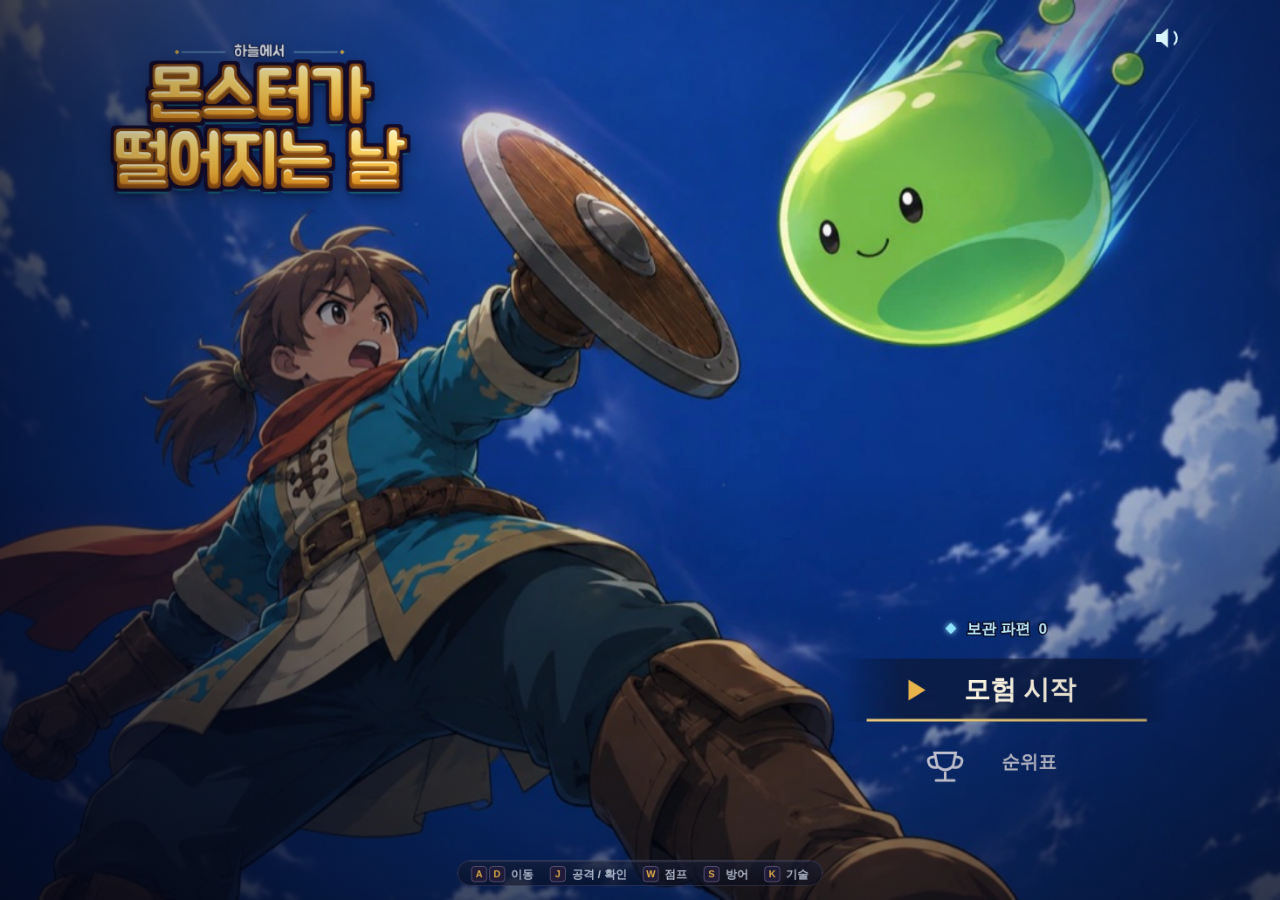
<file: index.html>
<!doctype html>
<html lang="ko">
  <head>
    <meta charset="utf-8">
    <meta name="viewport" content="width=device-width, initial-scale=1, maximum-scale=1, user-scalable=no, viewport-fit=cover">
    <title>하늘에서 몬스터가 떨어지는 날</title>
    <link rel="icon" href="data:,">
    <link rel="stylesheet" href="./styles.css">
  </head>
  <body>
    <main class="shell" aria-label="하늘에서 몬스터가 떨어지는 날">
      <div class="game-column">
        <div class="game-frame">
          <canvas id="game" width="640" height="480" tabindex="-1" aria-label="game canvas"></canvas>
          <div id="boot-status" class="boot-status" aria-live="polite">
            <div class="boot-mark" aria-hidden="true"><span></span><span></span><span></span></div>
            <p id="boot-title">밤하늘을 여는 중</p>
            <div class="boot-progress" aria-hidden="true"><span id="boot-progress-fill"></span></div>
            <small id="boot-detail">모험을 준비하고 있습니다</small>
            <button id="boot-retry" type="button" hidden>다시 시도</button>
          </div>
          <div class="file-open-notice" aria-live="polite">
            <div class="file-open-panel">
              <h1>서버로 열어야 합니다</h1>
              <p>이 화면은 여러 게임 파일을 불러오는 구조라 HTML 파일을 직접 열면 브라우저가 실행 파일을 차단합니다.</p>
              <a href="http://127.0.0.1:5188/">http://127.0.0.1:5188/</a>
            </div>
          </div>
          <!-- 터치 컨트롤은 전투 화면 위에 겹쳐 게임 비율을 보존한다. -->
          <div id="touch" hidden>
            <div class="tc-zone tc-left" aria-label="이동 조작">
              <button class="tc-btn tc-jump" data-act="jump" aria-label="점프">
                <span class="tc-atlas tc-atlas-jump" aria-hidden="true"></span><span>점프</span>
              </button>
              <button class="tc-btn tc-dir" data-act="left" aria-label="왼쪽 이동">
                <span class="tc-symbol" aria-hidden="true">‹</span>
              </button>
              <button class="tc-btn tc-dir" data-act="right" aria-label="오른쪽 이동">
                <span class="tc-symbol" aria-hidden="true">›</span>
              </button>
            </div>
            <div class="tc-zone tc-right" aria-label="전투 조작">
              <button class="tc-btn tc-guard" data-act="guard" aria-label="방어">
                <span class="tc-atlas tc-atlas-guard" aria-hidden="true"></span><span>방어</span>
              </button>
              <button class="tc-btn tc-skill" data-act="skill" aria-label="기술">
                <span class="tc-atlas tc-atlas-skill" aria-hidden="true"></span><span>기술</span>
              </button>
              <button class="tc-btn tc-attack" data-act="slash" aria-label="공격 및 확인">
                <span class="tc-atlas tc-atlas-attack" aria-hidden="true"></span><span>공격</span>
              </button>
              <button class="tc-btn tc-aux" data-act="aux" aria-label="새로고침 사용">
                <span class="tc-symbol tc-more-symbol" aria-hidden="true">↻</span>
              </button>
            </div>
          </div>
        </div>
      </div>
    </main>

    <!-- 순위 등록 이름 입력 -->
    <div id="name-overlay" role="dialog" aria-modal="true" aria-labelledby="name-heading" aria-describedby="name-hint" hidden>
      <div class="name-panel">
        <h2 id="name-heading">순위 등록</h2>
        <label for="name-field">이름 <span>최대 8자</span></label>
        <input id="name-field" type="text" maxlength="8" autocomplete="off" enterkeyhint="done" placeholder="무명" aria-describedby="name-hint">
        <p id="name-hint">비워두면 ‘무명’으로 기록합니다</p>
        <button id="name-submit" type="button">기록하기</button>
        <button id="name-cancel" type="button">취소</button>
      </div>
    </div>

    <script>
      // Keep recovery outside the module graph: it must still work when
      // main.js or one of its imports never finishes loading.
      document.querySelector("#boot-retry")?.addEventListener("click", () => location.reload());
      if (location.protocol === "file:") {
        document.body.classList.add("file-open-mode");
      } else {
        const script = document.createElement("script");
        script.type = "module";
        script.src = "./src/main.js";
        script.onerror = () => {
          const status = document.querySelector("#boot-status");
          const title = document.querySelector("#boot-title");
          const detail = document.querySelector("#boot-detail");
          const retry = document.querySelector("#boot-retry");
          status?.classList.add("failed");
          if (title) title.textContent = "게임을 불러오지 못했습니다";
          if (detail) detail.textContent = "연결을 확인한 뒤 다시 시도해주세요";
          if (retry) retry.hidden = false;
        };
        document.body.appendChild(script);
      }
    </script>
  </body>
</html>
</file>
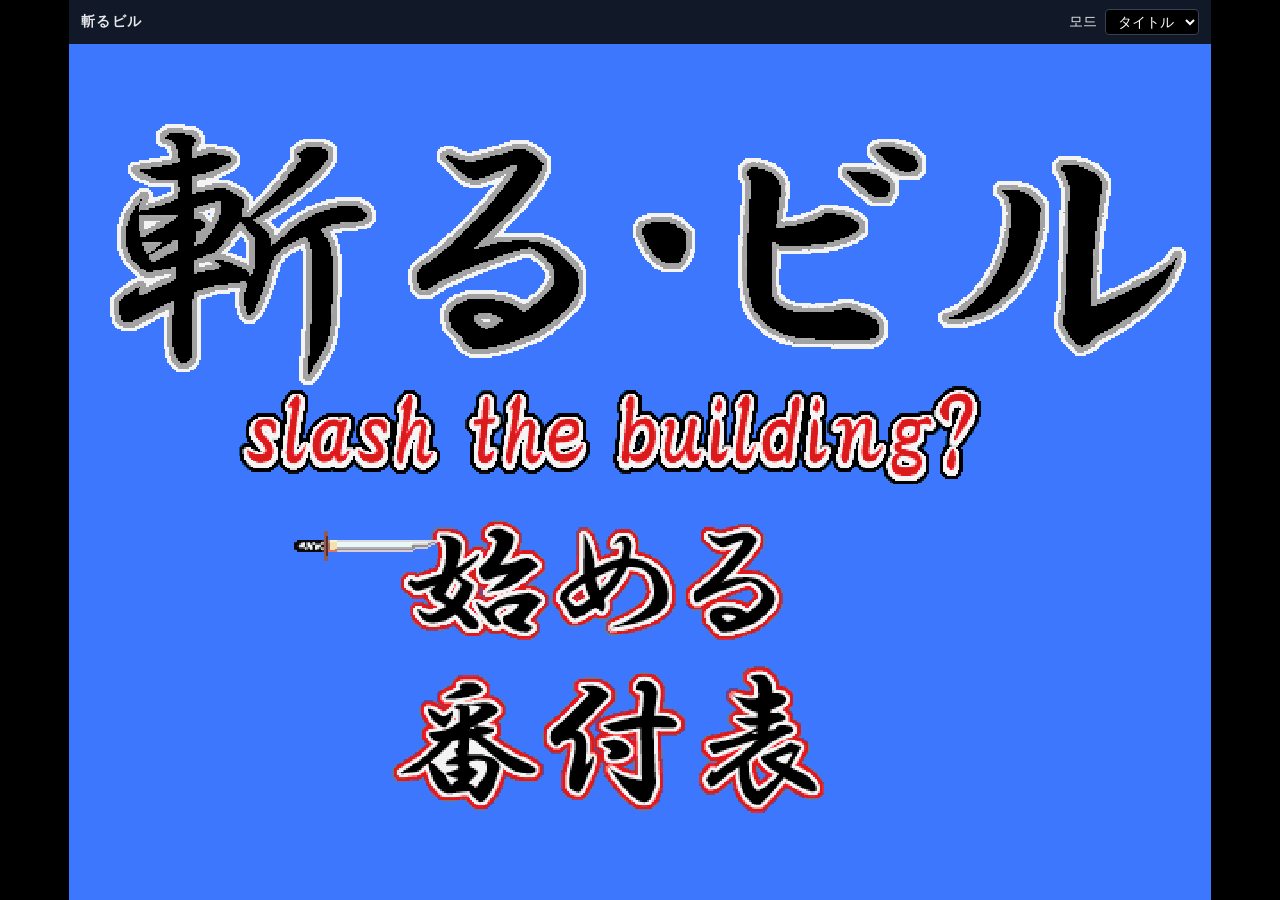
<file: kirubiru/index.html>
<!doctype html>
<html lang="ko">
  <head>
    <meta charset="utf-8">
    <meta name="viewport" content="width=device-width, initial-scale=1">
    <title>斬るビル Web Port</title>
    <link rel="icon" href="data:,">
    <link rel="stylesheet" href="./styles.css">
  </head>
  <body>
    <main class="shell" aria-label="斬るビル 웹 포트">
      <div class="game-column">
        <header class="game-header">
          <span class="game-header-title">斬るビル</span>
          <label class="mode-picker">
            모드
            <select id="modeSelect" aria-label="모드 선택">
              <option value="" selected>タイトル</option>
              <option value="act1">第一幕</option>
              <option value="act2">第二幕</option>
              <option value="endless">とことん</option>
            </select>
          </label>
        </header>
        <div class="game-frame">
          <canvas id="game" width="640" height="480" aria-label="斬るビル game canvas"></canvas>
        </div>
      </div>
    </main>
    <script src="./vendor/Tone.js"></script>
    <script src="./vendor/Midi.js"></script>
    <script src="./src/bgmData.js"></script>
    <script src="./src/game.js"></script>
  </body>
</html>
</file>
<file: styles.css>
:root {
  color-scheme: dark;
  --ink: #0a0718;
  --gold: #e8b34b;
  --gold-dim: rgba(232, 179, 75, 0.35);
  --text: #ece6f4;
  --muted: #9a92b8;
}

* {
  box-sizing: border-box;
}

html,
body {
  margin: 0;
  width: 100%;
  min-height: 100%;
  overflow: hidden;
}

body {
  background: #050b18;
  color: var(--text);
  font-family:
    "Apple SD Gothic Neo",
    "Noto Sans KR",
    "Malgun Gothic",
    ui-sans-serif,
    system-ui,
    sans-serif;
  touch-action: manipulation;
}

.shell {
  width: 100vw;
  height: 100vh;
  height: 100dvh;
  display: flex;
  align-items: stretch;
  justify-content: center;
  padding: env(safe-area-inset-top) env(safe-area-inset-right) env(safe-area-inset-bottom) env(safe-area-inset-left);
}

.game-column {
  width: 100%;
  height: 100%;
  min-height: 0;
  display: flex;
  flex-direction: column;
}

.game-frame {
  position: relative;
  flex: 1 1 auto;
  min-height: 0;
  width: 100%;
  background: #05030c;
  border: 0;
  border-radius: 0;
  overflow: hidden;
  box-shadow: none;
}

canvas {
  position: absolute;
  top: 0;
  left: 50%;
  transform: translateX(-50%);
  display: block;
}

.boot-status {
  position: absolute;
  z-index: 20;
  inset: 0;
  display: flex;
  flex-direction: column;
  align-items: center;
  justify-content: center;
  gap: 12px;
  background: #071329;
  color: var(--text);
  transition: opacity 220ms ease, visibility 220ms ease;
}

.boot-status.ready {
  opacity: 0;
  visibility: hidden;
  pointer-events: none;
}

.boot-mark {
  display: flex;
  align-items: end;
  gap: 7px;
  height: 34px;
}

.boot-mark span {
  width: 5px;
  height: 18px;
  border-radius: 4px;
  background: var(--gold);
  box-shadow: 0 0 14px rgba(232, 179, 75, 0.48);
  animation: boot-wave 0.9s ease-in-out infinite alternate;
}

.boot-mark span:nth-child(2) {
  height: 30px;
  animation-delay: -0.3s;
}

.boot-mark span:nth-child(3) {
  height: 23px;
  animation-delay: -0.6s;
}

@keyframes boot-wave {
  from { transform: translateY(4px); opacity: 0.42; }
  to { transform: translateY(-4px); opacity: 1; }
}

.boot-status p {
  margin: 0;
  color: #fff2c8;
  font-family: "Nanum Myeongjo", "AppleMyungjo", "Noto Serif KR", serif;
  font-size: clamp(18px, 4vw, 25px);
  font-weight: 800;
}

.boot-progress {
  width: min(220px, 58vw);
  height: 2px;
  overflow: hidden;
  background: rgba(236, 230, 244, 0.16);
}

.boot-progress span {
  display: block;
  width: 0;
  height: 100%;
  background: linear-gradient(90deg, #8fd0ff, var(--gold));
  box-shadow: 0 0 10px rgba(143, 208, 255, 0.55);
  transition: width 180ms ease;
}

.boot-status small {
  min-height: 18px;
  color: var(--muted);
  font-size: 12px;
}

.boot-status.failed .boot-mark,
.boot-status.failed .boot-progress {
  display: none;
}

.boot-status button {
  min-width: 140px;
  min-height: 44px;
  border: 1px solid rgba(232, 179, 75, 0.72);
  border-radius: 6px;
  background: rgba(12, 18, 39, 0.9);
  color: #fff2c8;
  font: inherit;
  font-weight: 800;
  cursor: pointer;
}

.file-open-notice {
  position: absolute;
  inset: 0;
  display: none;
  align-items: center;
  justify-content: center;
  padding: 24px;
  background:
    radial-gradient(620px 420px at 50% 20%, rgba(54, 41, 95, 0.35), rgba(5, 3, 12, 0.96) 70%),
    rgba(5, 3, 12, 0.96);
}

.file-open-mode .file-open-notice {
  display: flex;
}

.file-open-panel {
  width: min(440px, 100%);
  border: 1px solid rgba(232, 179, 75, 0.45);
  border-radius: 8px;
  padding: 28px 26px;
  background: rgba(12, 9, 26, 0.86);
  text-align: center;
  box-shadow: 0 20px 80px rgba(0, 0, 0, 0.45);
}

.file-open-panel h1 {
  margin: 0 0 12px;
  color: var(--gold);
  font-family: "Nanum Myeongjo", "AppleMyungjo", "Noto Serif KR", serif;
  font-size: 24px;
  letter-spacing: 0.08em;
}

.file-open-panel p {
  margin: 0 0 18px;
  color: var(--text);
  font-size: 14px;
  line-height: 1.65;
}

.file-open-panel a {
  color: #8fd0ff;
  font-size: 14px;
  font-weight: 800;
  text-decoration: none;
}

/* ---------- 터치 컨트롤 ---------- */

#touch {
  position: absolute;
  z-index: 8;
  inset: auto 0 0 0;
  height: 128px;
  display: flex;
  justify-content: space-between;
  align-items: end;
  padding: 0 10px 10px;
  background: linear-gradient(180deg, rgba(5, 11, 24, 0), rgba(5, 11, 24, 0.52) 35%, rgba(5, 11, 24, 0.94));
  pointer-events: none;
  user-select: none;
  -webkit-user-select: none;
}

#touch[hidden] {
  display: none;
}

body:not([data-game-scene="run"]) #touch {
  display: none;
}

body[data-game-paused="true"] #touch {
  opacity: 0;
  pointer-events: none;
}

body[data-game-paused="true"] #touch .tc-zone,
body[data-game-paused="true"] #touch .tc-btn {
  pointer-events: none;
}

.tc-zone {
  position: relative;
  display: flex;
  align-items: end;
  pointer-events: auto;
}

.tc-right {
  width: 120px;
  height: 118px;
}

.tc-btn {
  position: relative;
  border: none;
  padding: 0;
  background: radial-gradient(circle at 38% 28%, rgba(65, 86, 124, 0.86), rgba(10, 17, 39, 0.94) 66%);
  border: 1px solid rgba(231, 194, 105, 0.55);
  border-radius: 50%;
  width: 56px;
  height: 56px;
  display: flex;
  align-items: center;
  justify-content: center;
  flex-direction: column;
  color: #f7f3e9;
  font-weight: 800;
  font-size: 11px;
  touch-action: none;
  -webkit-tap-highlight-color: transparent;
  box-shadow:
    inset 0 0 0 3px rgba(8, 15, 36, 0.74),
    inset 0 1px 0 rgba(255, 255, 255, 0.2),
    0 5px 18px rgba(2, 5, 16, 0.42),
    0 0 12px rgba(93, 192, 215, 0.12);
  backdrop-filter: blur(5px);
}

.tc-btn::after {
  content: "";
  position: absolute;
  inset: 4px;
  border: 1px solid rgba(238, 210, 145, 0.22);
  border-radius: 50%;
  pointer-events: none;
}

.tc-btn img {
  width: 30px;
  height: 30px;
  image-rendering: auto;
  opacity: 0.9;
  pointer-events: none;
}

.tc-btn .tc-ico {
  width: 22px;
  height: 22px;
}

.tc-btn span {
  pointer-events: none;
  line-height: 1;
  margin-top: 1px;
}

.tc-btn .tc-atlas {
  flex: 0 0 auto;
  display: block;
  margin: -1px 0 0;
  background-image: url("./assets/img/ui_icon_atlas_v1.webp");
  background-repeat: no-repeat;
  background-size: 132px 132px;
  filter: drop-shadow(0 2px 2px rgba(2, 5, 16, 0.72));
  pointer-events: none;
}

.tc-atlas-guard {
  width: 29px;
  height: 29px;
  background-position: -35.2px -2.1px;
}

.tc-atlas-skill {
  width: 24px;
  height: 29px;
  background-position: -103.5px -35.1px;
}

.tc-atlas-jump {
  width: 29px;
  height: 29px;
  background-position: -101.4px -101.1px;
  transform: rotate(180deg);
}

.tc-atlas-attack {
  width: 28px;
  height: 29px;
  background-position: -2.6px -35.1px;
}

.tc-dir {
  width: 60px;
  height: 60px;
  background: radial-gradient(circle at 38% 28%, rgba(46, 64, 96, 0.78), rgba(7, 12, 29, 0.9) 68%);
  border-color: rgba(205, 225, 255, 0.38);
}

.tc-left {
  gap: 6px;
  height: 118px;
}

.tc-symbol {
  font-family: ui-sans-serif, system-ui, sans-serif;
  font-size: 40px;
  font-weight: 500;
  line-height: 1;
  margin: -3px 0 0;
}

.tc-attack {
  position: absolute;
  right: 0;
  bottom: 0;
  width: 64px;
  height: 64px;
  background: radial-gradient(circle at 38% 28%, rgba(212, 94, 61, 0.94), rgba(103, 27, 33, 0.98) 70%);
  border-color: rgba(255, 210, 135, 0.9);
}

.tc-jump {
  position: absolute;
  left: calc(50% - 24px);
  bottom: 70px;
  width: 48px;
  height: 48px;
  background: radial-gradient(circle at 38% 28%, rgba(192, 141, 46, 0.92), rgba(92, 60, 20, 0.97) 70%);
  border-color: rgba(255, 222, 145, 0.86);
}

.tc-jump-symbol {
  font-size: 31px;
  height: 22px;
}

.tc-guard {
  position: absolute;
  right: 70px;
  bottom: 0;
  width: 46px;
  height: 46px;
  background: radial-gradient(circle at 38% 28%, rgba(36, 145, 171, 0.91), rgba(13, 64, 88, 0.97) 70%);
  border-color: rgba(130, 229, 255, 0.86);
}

.tc-skill {
  position: absolute;
  right: 62px;
  bottom: 70px;
  width: 48px;
  height: 48px;
  background: radial-gradient(circle at 38% 28%, rgba(60, 137, 194, 0.92), rgba(44, 43, 111, 0.98) 70%);
  border-color: rgba(170, 222, 255, 0.86);
}

.tc-aux {
  position: absolute;
  right: 72px;
  bottom: 66px;
  width: 40px;
  height: 40px;
  color: #b8c2d8;
  background: rgba(7, 12, 29, 0.48);
  opacity: 0;
  pointer-events: none;
}

.tc-more-symbol {
  font-size: 21px;
}

.tc-attack .tc-ico {
  width: 31px;
  height: 31px;
}

.tc-guard .tc-ico,
.tc-skill .tc-ico {
  width: 23px;
  height: 23px;
}

.tc-btn.on {
  filter: brightness(1.35);
  transform: scale(0.92);
  outline: 3px solid rgba(255, 242, 200, 0.9);
  outline-offset: 3px;
}

@media (max-width: 360px) {
  #touch { padding-inline: 8px; }
  .tc-dir { width: 56px; height: 56px; }
}

/* ---------- 이름 입력 오버레이 ---------- */

#name-overlay {
  position: fixed;
  inset: 0 0 auto;
  height: 100dvh;
  background: rgba(3, 9, 22, 0.8);
  display: flex;
  align-items: center;
  justify-content: center;
  z-index: 20;
  padding: max(16px, env(safe-area-inset-top)) max(20px, env(safe-area-inset-right)) max(16px, env(safe-area-inset-bottom)) max(20px, env(safe-area-inset-left));
  overflow-y: auto;
  overscroll-behavior: contain;
}

#name-overlay[hidden] {
  display: none;
}

.name-panel {
  width: min(360px, 92vw);
  max-height: 100%;
  overflow-y: auto;
  background: linear-gradient(180deg, #14233b, #0a1428);
  border-top: 1px solid var(--gold-dim);
  border-bottom: 1px solid rgba(232, 179, 75, 0.14);
  padding: 28px 24px 18px;
  text-align: center;
  box-shadow: 0 12px 60px rgba(0, 0, 0, 0.6);
}

.name-panel h2 {
  margin: 0 0 24px;
  font-family: "Nanum Myeongjo", "AppleMyungjo", "Noto Serif KR", serif;
  font-size: 24px;
  color: #fff2c8;
  letter-spacing: 0.08em;
}

.name-panel p {
  margin: 10px 0 20px;
  font-size: 13px;
  color: #b5bdd0;
  line-height: 1.5;
}

.name-panel label {
  display: flex;
  justify-content: space-between;
  margin-bottom: 9px;
  color: #eee9de;
  font-size: 14px;
}

.name-panel label span {
  color: #b5bdd0;
  font-size: 12px;
}

#name-field {
  width: 100%;
  min-height: 48px;
  padding: 12px;
  font-size: 16px;
  text-align: center;
  color: var(--text);
  background: rgba(5, 12, 27, 0.72);
  border: 1px solid rgba(180, 194, 220, 0.35);
  border-radius: 4px;
  outline: none;
  margin: 0;
}

#name-field:focus {
  border-color: var(--gold);
}

#name-submit,
#name-cancel {
  position: relative;
  width: 100%;
  min-height: 48px;
  padding: 12px 0;
  font: inherit;
  font-size: 17px;
  font-weight: 800;
  letter-spacing: 0.06em;
  color: #fff2c8;
  background: linear-gradient(90deg, transparent, rgba(12, 24, 54, 0.68) 18%, rgba(12, 24, 54, 0.68) 82%, transparent);
  border: none;
  cursor: pointer;
  touch-action: manipulation;
  -webkit-tap-highlight-color: transparent;
}

#name-submit::after,
#name-cancel::after {
  content: "";
  position: absolute;
  left: 12%;
  right: 12%;
  bottom: 2px;
  height: 2px;
  background: linear-gradient(90deg, transparent, #e8b34b 25%, #e8b34b 75%, transparent);
}

#name-cancel {
  margin-top: 7px;
  color: #bac4d6;
  font-size: 15px;
  font-weight: 600;
  background: none;
}

#name-cancel::after {
  opacity: 0.24;
  height: 1px;
}

#name-submit:hover,
#name-cancel:hover {
  color: #fff7de;
  filter: brightness(1.15);
}

#name-submit:focus-visible,
#name-cancel:focus-visible {
  outline: 2px solid #e8b34b;
  outline-offset: 2px;
}

#name-submit:active,
#name-cancel:active {
  transform: translateY(1px);
}
</file>
<file: kirubiru/styles.css>
:root {
  color-scheme: dark;
  --bg: #111827;
}

* {
  box-sizing: border-box;
}

html,
body {
  margin: 0;
  min-height: 100%;
}

body {
  background: #000;
  color: white;
  font-family:
    ui-sans-serif,
    system-ui,
    -apple-system,
    BlinkMacSystemFont,
    "Segoe UI",
    sans-serif;
}

.shell {
  min-height: 100vh;
  display: flex;
  align-items: center;
  justify-content: center;
  padding: 0;
}

.game-column {
  width: min(100vw, calc((100vh - 44px) * 4 / 3));
  display: flex;
  flex-direction: column;
}

.game-header {
  height: 44px;
  display: flex;
  align-items: center;
  justify-content: space-between;
  padding: 0 12px;
  background: var(--bg);
  color: #e5e7eb;
  font-size: 14px;
}

.game-header-title {
  font-weight: 700;
  letter-spacing: 0.08em;
}

.mode-picker {
  display: flex;
  align-items: center;
  gap: 8px;
}

.mode-picker select {
  background: #000;
  color: white;
  border: 1px solid #374151;
  border-radius: 4px;
  padding: 3px 8px;
  font: inherit;
}

.game-frame {
  width: 100%;
  aspect-ratio: 4 / 3;
  background: #000;
}

canvas {
  width: 100%;
  height: 100%;
  display: block;
  image-rendering: pixelated;
  image-rendering: crisp-edges;
}
</file>
